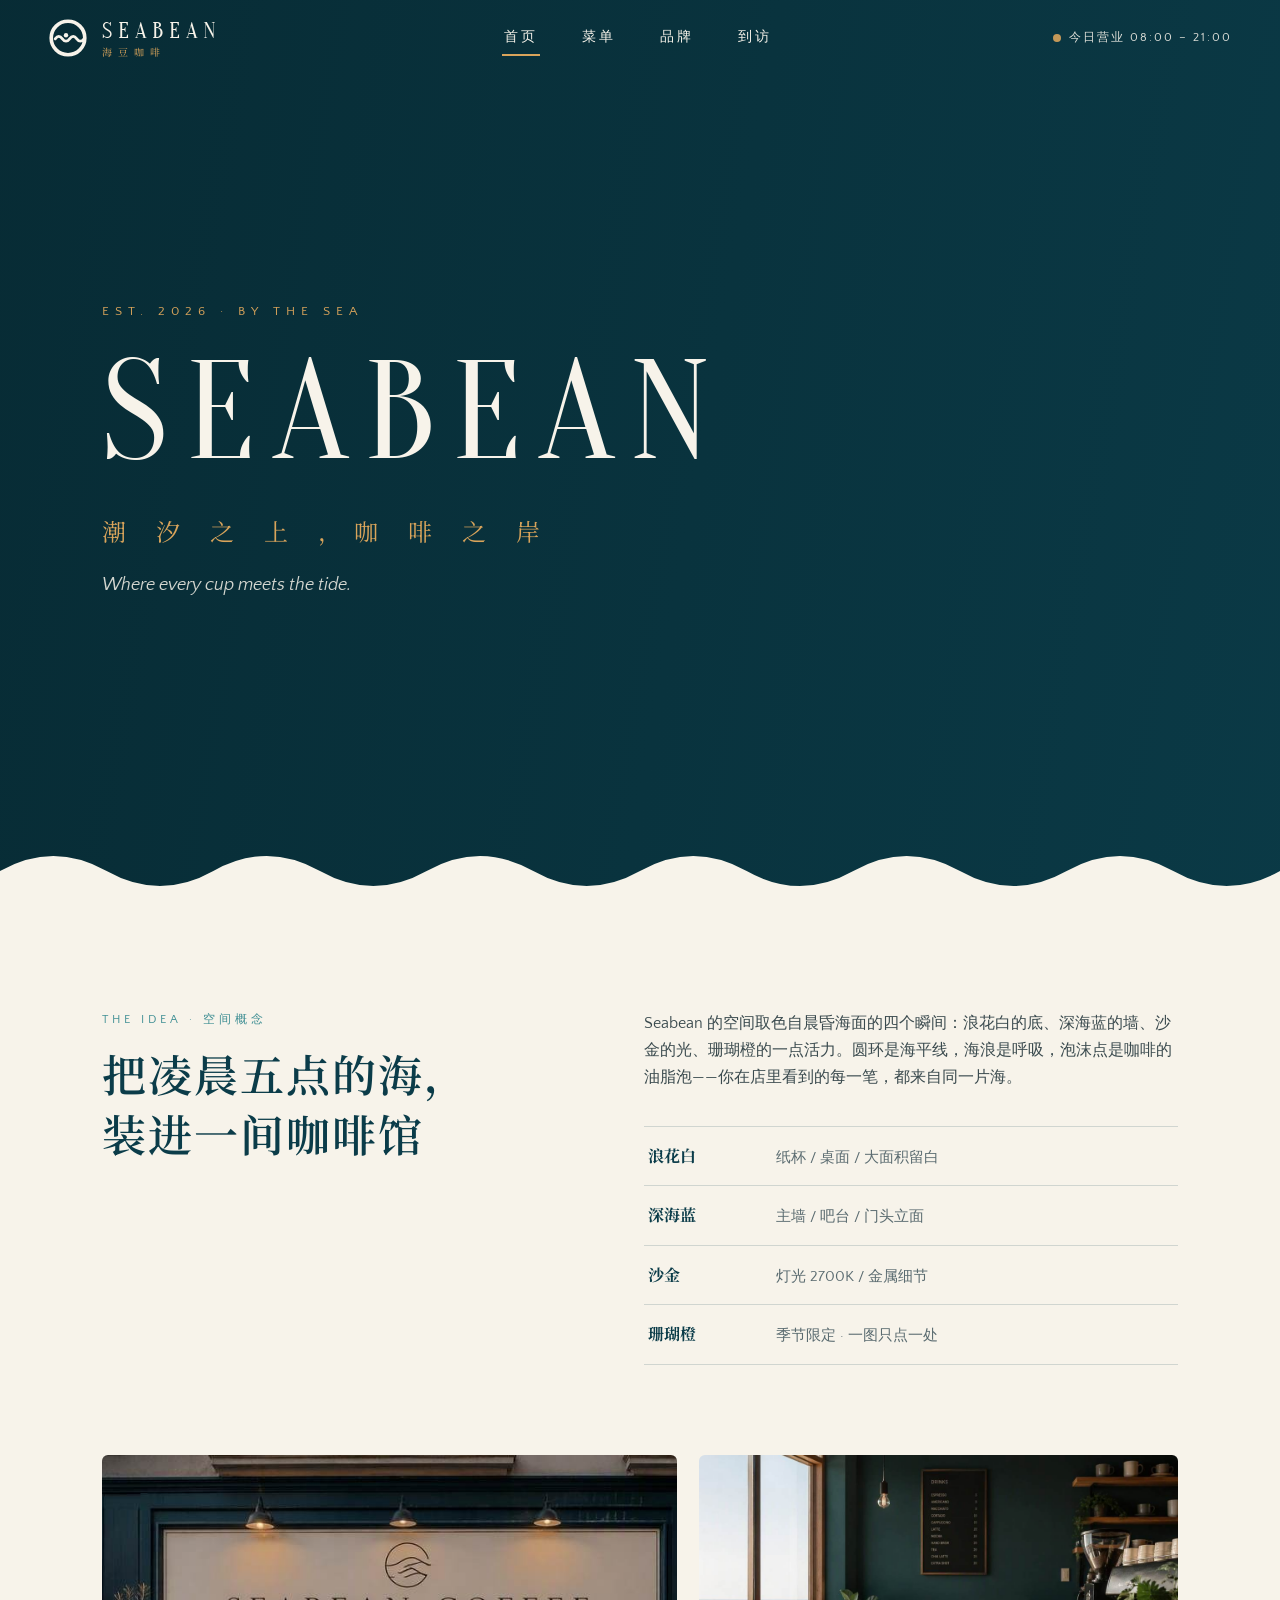
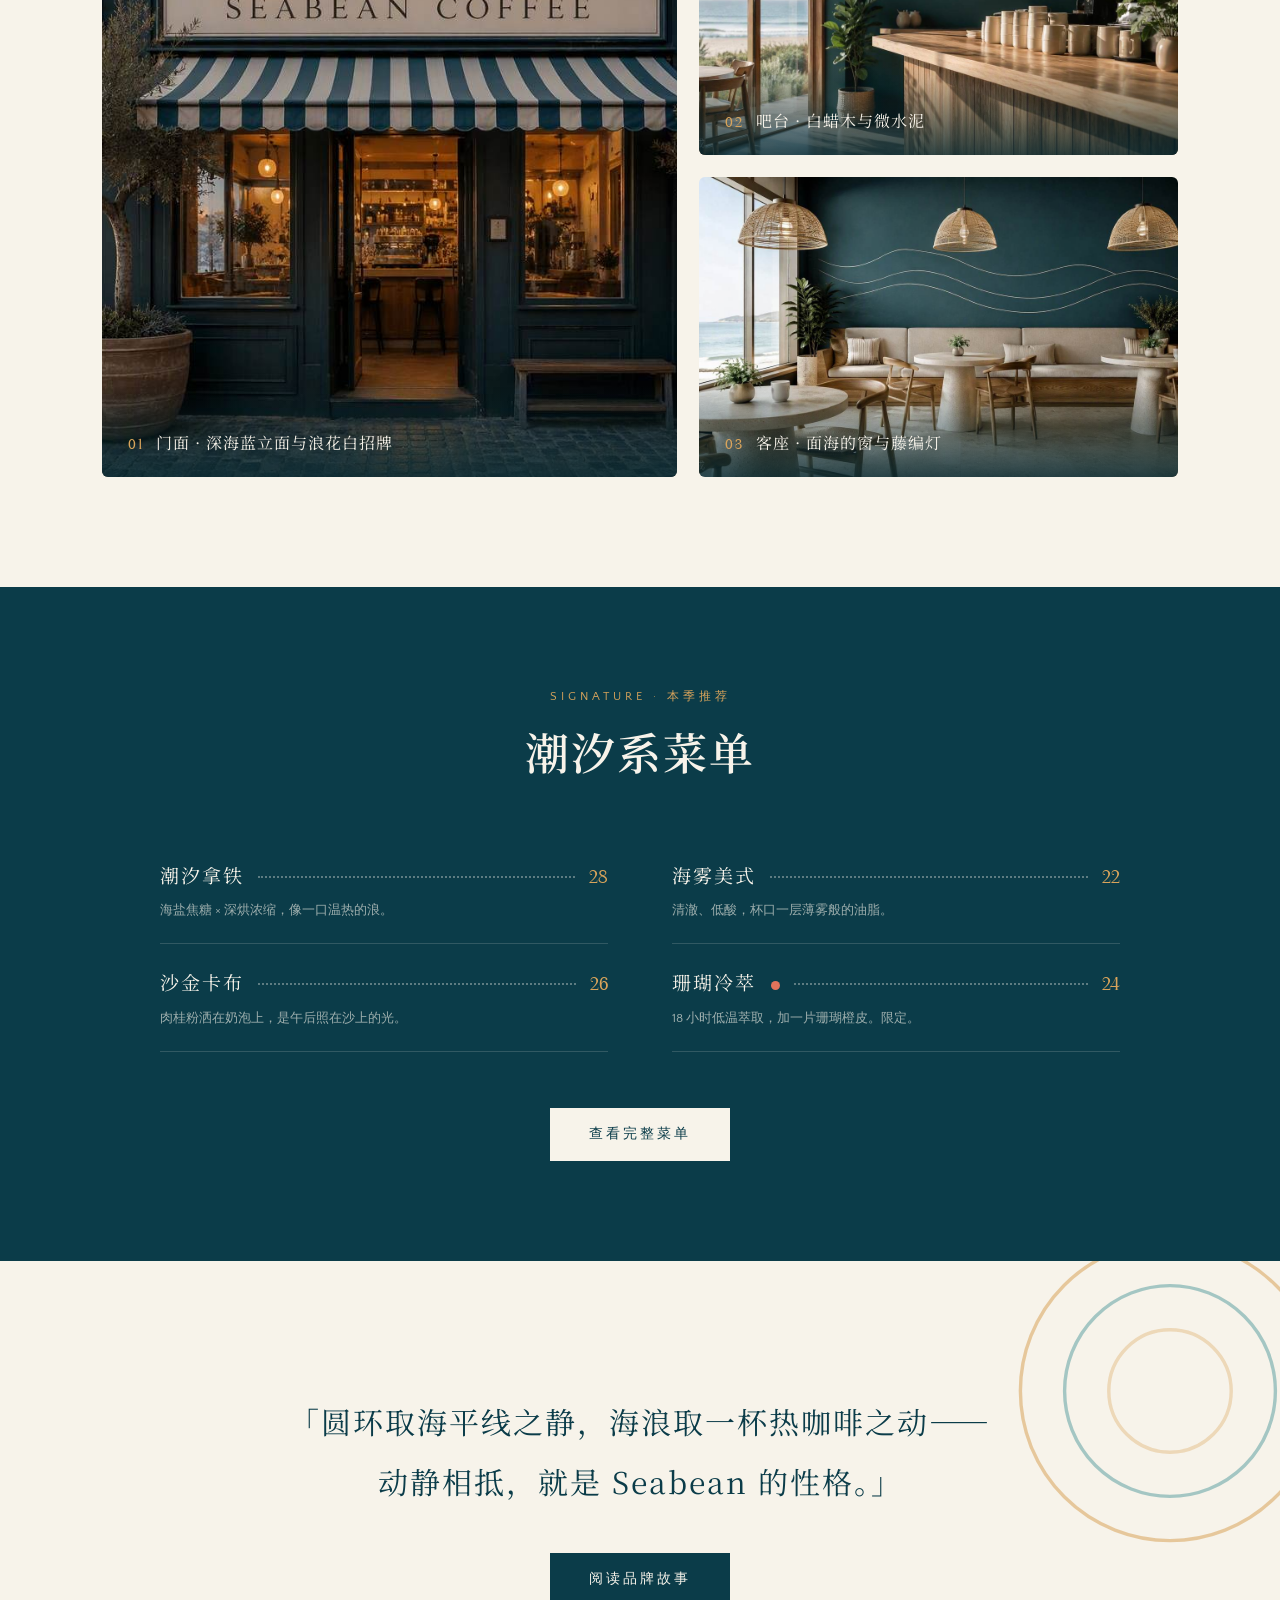
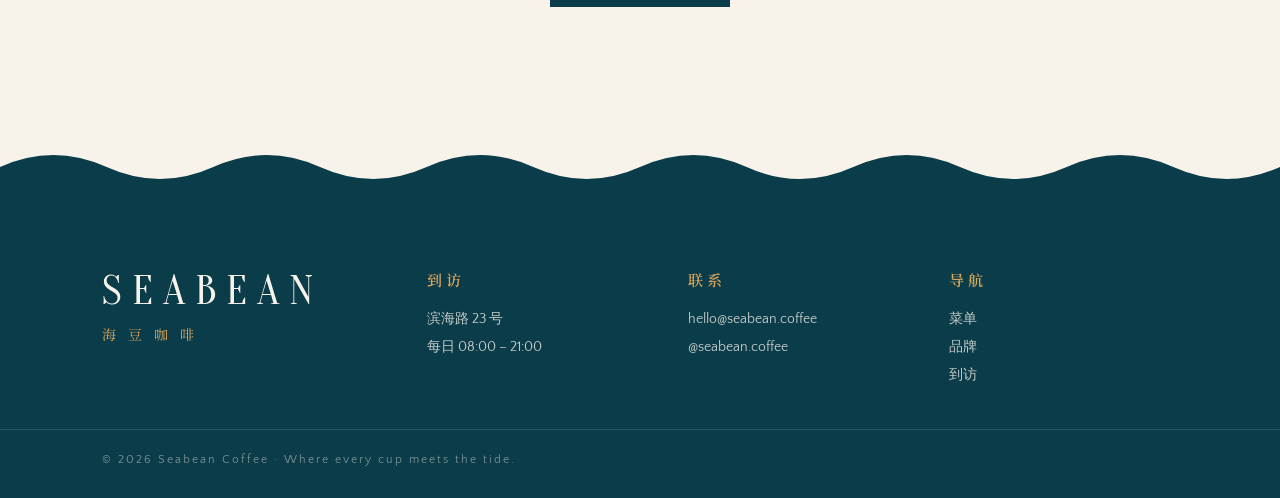
<file: index.html>
<!DOCTYPE html>
<html lang="zh-CN">
<head>
<meta charset="UTF-8">
<meta name="viewport" content="width=device-width, initial-scale=1.0">
<title>SEABEAN 海豆咖啡 — 潮汐之上，咖啡之岸</title>
<meta name="description" content="Seabean Coffee 海豆咖啡：一间以海为灵感的精品咖啡馆。Where every cup meets the tide.">
<link rel="preconnect" href="https://fonts.googleapis.com">
<link rel="preconnect" href="https://fonts.gstatic.com" crossorigin>
<link href="https://fonts.googleapis.com/css2?family=Oranienbaum&family=Quattrocento+Sans:ital,wght@0,400;0,700;1,400&family=Noto+Serif+SC:wght@400;600;700&display=swap" rel="stylesheet">
<link rel="stylesheet" href="assets/style.css">
<link rel="stylesheet" href="assets/img-hero.css">
<link rel="stylesheet" href="assets/img-exterior.css">
<link rel="stylesheet" href="assets/img-interior.css">
<link rel="stylesheet" href="assets/img-seating.css">
</head>
<body>

<!-- ======================= HEADER ======================= -->
<header class="site-header" id="siteHeader">
  <a class="brand" href="index.html" aria-label="Seabean 首页">
    <svg class="brand-mark" viewBox="0 0 100 100" aria-hidden="true">
      <circle cx="50" cy="50" r="42" fill="none" stroke="currentColor" stroke-width="9"/>
      <path d="M18 52 Q27 40 36 52 T54 52 T72 52 T90 52" fill="none" stroke="currentColor" stroke-width="7" stroke-linecap="round"/>
      <circle cx="45" cy="43" r="5.5" fill="currentColor"/>
    </svg>
    <span class="brand-word">SEABEAN<small>海豆咖啡</small></span>
  </a>
  <nav class="site-nav" aria-label="主导航">
    <a href="index.html" class="active">首页</a>
    <a href="menu.html">菜单</a>
    <a href="about.html">品牌</a>
    <a href="visit.html">到访</a>
  </nav>
  <div class="header-hours"><span class="dot-live"></span>今日营业 08:00 – 21:00</div>
</header>

<!-- ======================= HERO ======================= -->
<section class="hero">
  <div class="hero-bg"></div>
  <div class="hero-shade"></div>
  <div class="hero-inner">
    <p class="hero-kicker">EST. 2026 · BY THE SEA</p>
    <h1 class="hero-title">SEABEAN</h1>
    <p class="hero-cn">潮 汐 之 上 ，咖 啡 之 岸</p>
    <p class="hero-tag"><em>Where every cup meets the tide.</em></p>
  </div>
  <svg class="hero-wave" viewBox="0 0 1440 90" preserveAspectRatio="none" aria-hidden="true">
    <path d="M0 60 Q60 30 120 60 T240 60 T360 60 T480 60 T600 60 T720 60 T840 60 T960 60 T1080 60 T1200 60 T1320 60 T1440 60 L1440 90 L0 90 Z" fill="var(--foam)"/>
  </svg>
  <span class="bubble b1"></span><span class="bubble b2"></span><span class="bubble b3"></span><span class="bubble b4"></span>
</section>

<!-- ======================= 日轮概念 ======================= -->
<section class="concept">
  <div class="concept-left">
    <p class="sec-label">THE IDEA · 空间概念</p>
    <h2 class="sec-title">把凌晨五点的海，<br>装进一间咖啡馆</h2>
  </div>
  <div class="concept-right">
    <p>Seabean 的空间取色自晨昏海面的四个瞬间：浪花白的底、深海蓝的墙、沙金的光、珊瑚橙的一点活力。圆环是海平线，海浪是呼吸，泡沫点是咖啡的油脂泡——你在店里看到的每一笔，都来自同一片海。</p>
    <ul class="concept-list">
      <li><strong>浪花白</strong><span>纸杯 / 桌面 / 大面积留白</span></li>
      <li><strong>深海蓝</strong><span>主墙 / 吧台 / 门头立面</span></li>
      <li><strong>沙金</strong><span>灯光 2700K / 金属细节</span></li>
      <li><strong>珊瑚橙</strong><span>季节限定 · 一图只点一处</span></li>
    </ul>
  </div>
</section>

<!-- ======================= 空间影像 ======================= -->
<section class="spaces">
  <a class="space-card tall reveal" href="visit.html">
    <div class="ph img-shop-exterior" role="img" aria-label="Seabean 门店外立面"></div>
    <div class="space-cap"><span>01</span>门面 · 深海蓝立面与浪花白招牌</div>
  </a>
  <a class="space-card reveal" href="visit.html" style="transition-delay:.08s">
    <div class="ph img-shop-interior" role="img" aria-label="Seabean 吧台"></div>
    <div class="space-cap"><span>02</span>吧台 · 白蜡木与微水泥</div>
  </a>
  <a class="space-card reveal" href="visit.html" style="transition-delay:.16s">
    <div class="ph img-shop-seating" role="img" aria-label="Seabean 客座区"></div>
    <div class="space-cap"><span>03</span>客座 · 面海的窗与藤编灯</div>
  </a>
</section>

<!-- ======================= 推荐菜单 ======================= -->
<section class="feature-menu">
  <div class="fm-head">
    <p class="sec-label on-dark">SIGNATURE · 本季推荐</p>
    <h2 class="sec-title on-dark">潮汐系菜单</h2>
  </div>
  <div class="fm-grid">
    <div class="fm-item">
      <div class="fm-row"><span class="fm-name">潮汐拿铁</span><span class="fm-dots"></span><span class="fm-price">28</span></div>
      <p class="fm-desc">海盐焦糖 × 深烘浓缩，像一口温热的浪。</p>
    </div>
    <div class="fm-item">
      <div class="fm-row"><span class="fm-name">海雾美式</span><span class="fm-dots"></span><span class="fm-price">22</span></div>
      <p class="fm-desc">清澈、低酸，杯口一层薄雾般的油脂。</p>
    </div>
    <div class="fm-item">
      <div class="fm-row"><span class="fm-name">沙金卡布</span><span class="fm-dots"></span><span class="fm-price">26</span></div>
      <p class="fm-desc">肉桂粉洒在奶泡上，是午后照在沙上的光。</p>
    </div>
    <div class="fm-item">
      <div class="fm-row"><span class="fm-name">珊瑚冷萃 <i class="foam-dot"></i></span><span class="fm-dots"></span><span class="fm-price">24</span></div>
      <p class="fm-desc">18 小时低温萃取，加一片珊瑚橙皮。限定。</p>
    </div>
  </div>
  <a class="btn-foam" href="menu.html">查看完整菜单</a>
</section>

<!-- ======================= 品牌语句 ======================= -->
<section class="brand-line">
  <svg class="bl-ring" viewBox="0 0 200 200" aria-hidden="true">
    <circle cx="100" cy="100" r="88" fill="none" stroke="var(--sand)" stroke-width="2" opacity=".55"/>
    <circle cx="100" cy="100" r="62" fill="none" stroke="var(--aqua)" stroke-width="2" opacity=".45"/>
    <circle cx="100" cy="100" r="36" fill="none" stroke="var(--sand)" stroke-width="2" opacity=".35"/>
  </svg>
  <blockquote>「圆环取海平线之静，海浪取一杯热咖啡之动——<br class="br-wide">动静相抵，就是 Seabean 的性格。」</blockquote>
  <a class="btn-deep" href="about.html">阅读品牌故事</a>
</section>

<!-- ======================= FOOTER ======================= -->
<footer class="site-footer">
  <svg class="foot-wave" viewBox="0 0 1440 60" preserveAspectRatio="none" aria-hidden="true">
    <path d="M0 30 Q60 6 120 30 T240 30 T360 30 T480 30 T600 30 T720 30 T840 30 T960 30 T1080 30 T1200 30 T1320 30 T1440 30 L1440 60 L0 60 Z" fill="var(--foam)"/>
  </svg>
  <div class="foot-inner">
    <div class="foot-brand">SEABEAN<small>海豆咖啡</small></div>
    <div class="foot-cols">
      <div><h4>到访</h4><p>滨海路 23 号<br>每日 08:00 – 21:00</p></div>
      <div><h4>联系</h4><p>hello@seabean.coffee<br>@seabean.coffee</p></div>
      <div><h4>导航</h4><p><a href="menu.html">菜单</a><br><a href="about.html">品牌</a><br><a href="visit.html">到访</a></p></div>
    </div>
  </div>
  <p class="foot-legal">© 2026 Seabean Coffee · Where every cup meets the tide.</p>
</footer>

<script src="assets/main.js"></script>
</body>
</html>
</file>
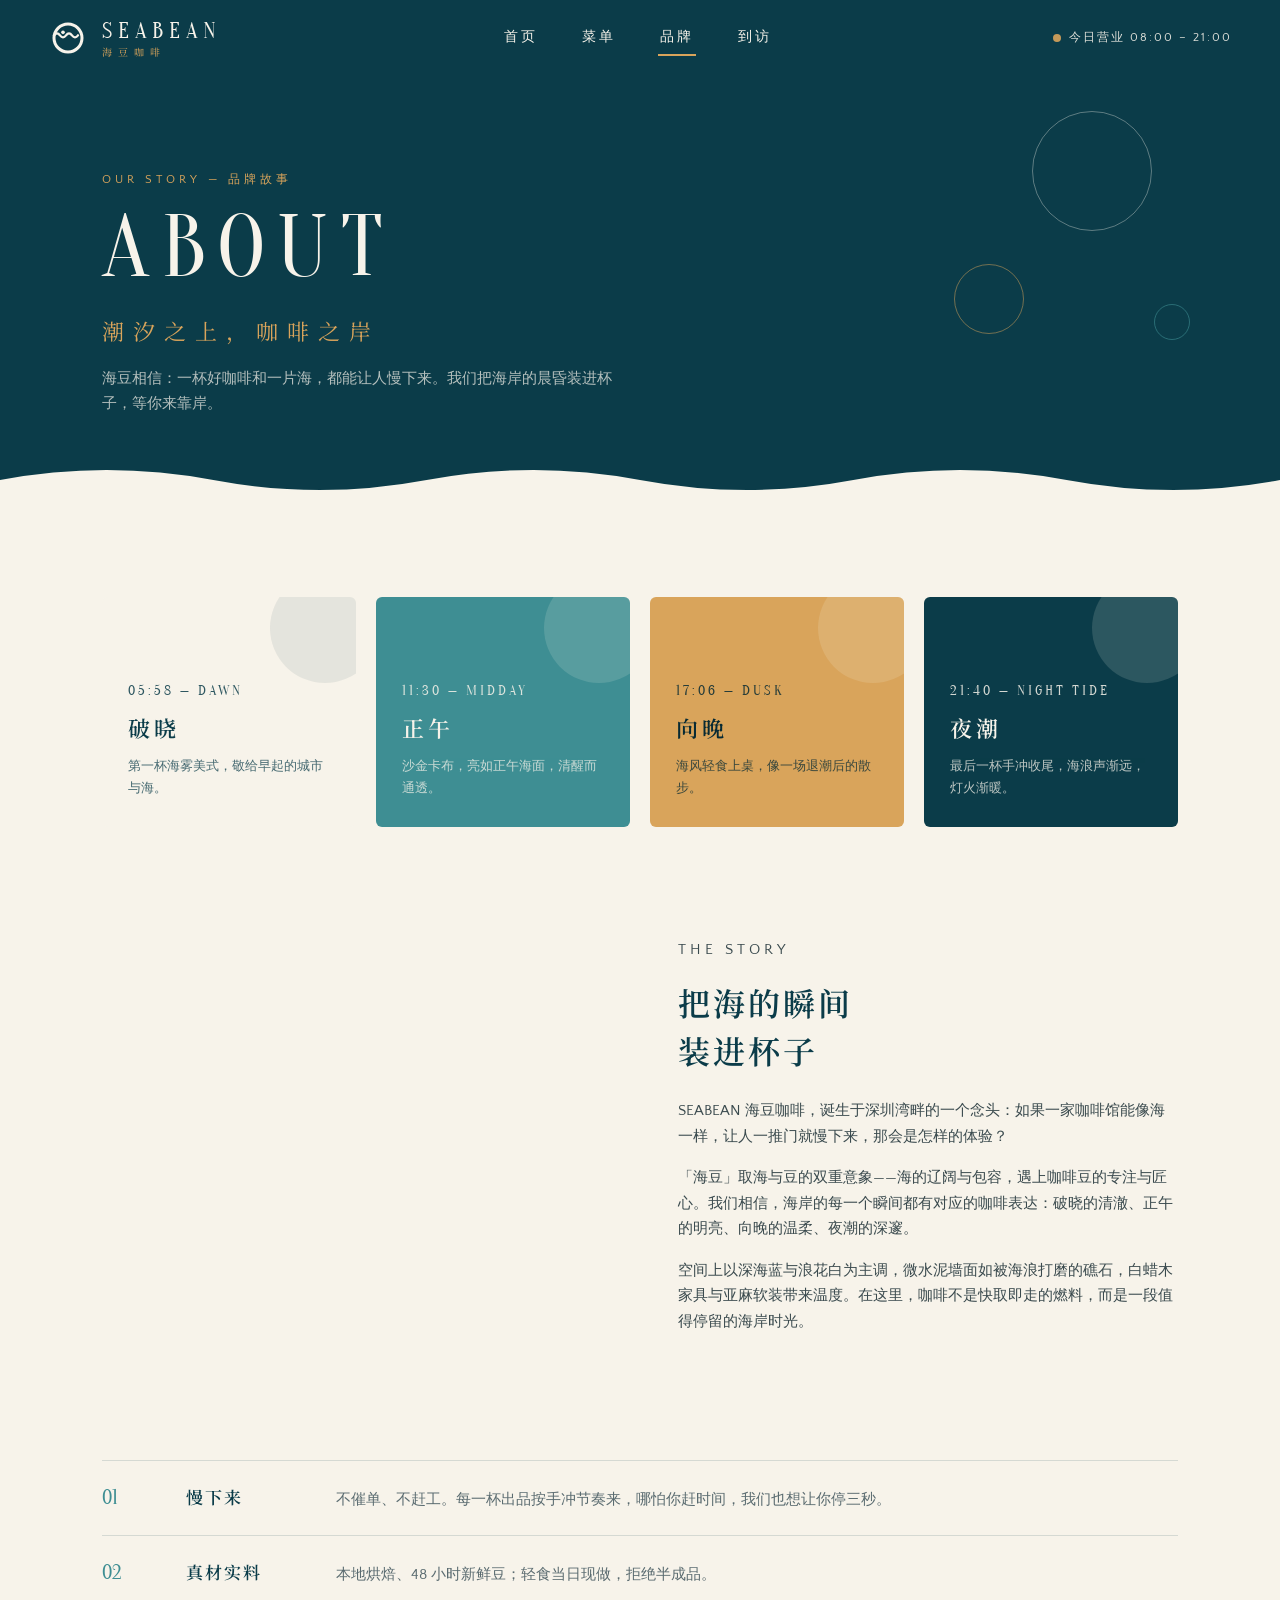
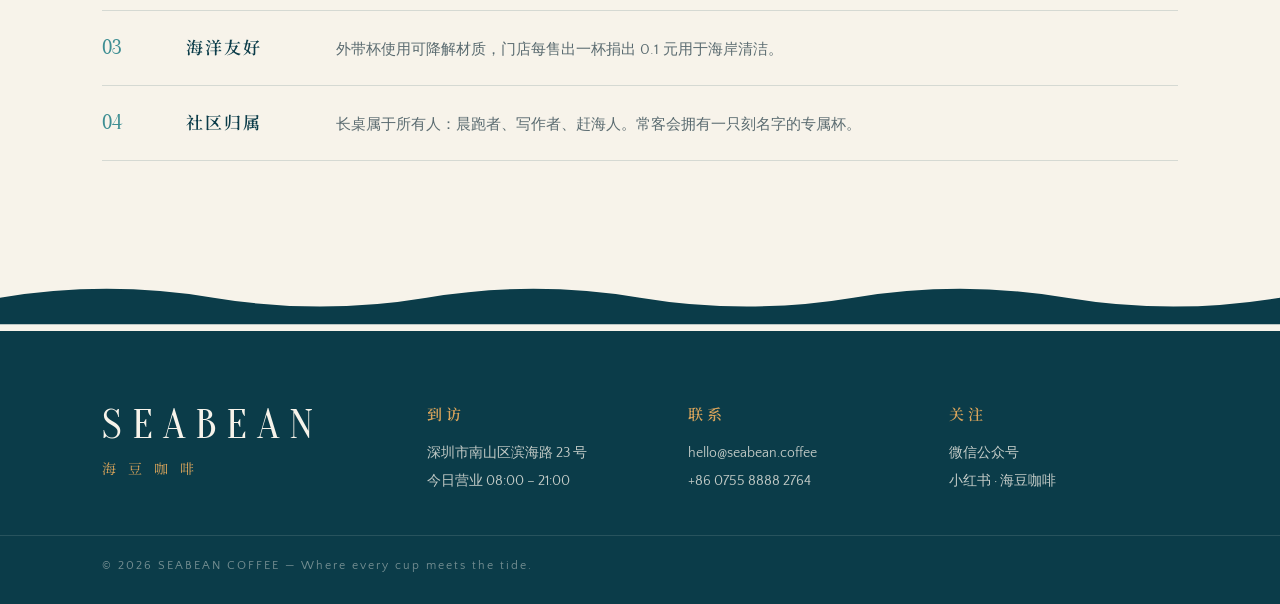
<file: about.html>
<!DOCTYPE html>
<html lang="zh-CN">
<head>
<meta charset="UTF-8">
<meta name="viewport" content="width=device-width, initial-scale=1.0">
<title>品牌故事 · SEABEAN 海豆咖啡</title>
<meta name="description" content="海豆咖啡的品牌故事：把海的瞬间装进杯子。晨昏之间，潮汐之上，咖啡之岸。">
<link rel="preconnect" href="https://fonts.googleapis.com">
<link href="https://fonts.googleapis.com/css2?family=Oranienbaum&family=Quattrocento+Sans:wght@400;700&family=Noto+Serif+SC:wght@400;600&display=swap" rel="stylesheet">
<link rel="stylesheet" href="assets/style.css">
<link rel="stylesheet" href="assets/img-interior.css">
</head>
<body>

<header class="site-header">
  <a class="brand" href="index.html">
    <svg class="brand-mark" viewBox="0 0 120 120" aria-hidden="true">
      <circle cx="60" cy="60" r="42" fill="none" stroke="currentColor" stroke-width="9"/>
      <path d="M18 52 Q27 40 36 52 T54 52 T72 52 T90 52" fill="none" stroke="currentColor" stroke-width="7" stroke-linecap="round"/>
      <circle cx="45" cy="43" r="5.5" fill="currentColor"/>
    </svg>
    <span class="brand-word">SEABEAN<small>海豆咖啡</small></span>
  </a>
  <nav class="site-nav">
    <a href="index.html">首页</a>
    <a href="menu.html">菜单</a>
    <a href="about.html">品牌</a>
    <a href="visit.html">到访</a>
  </nav>
  <div class="header-hours"><span class="dot-live"></span>今日营业 08:00 – 21:00</div>
</header>

<section class="page-hero">
  <p class="sec-label on-dark">OUR STORY — 品牌故事</p>
  <h1>ABOUT</h1>
  <p class="ph-cn">潮汐之上，咖啡之岸</p>
  <p class="ph-sub">海豆相信：一杯好咖啡和一片海，都能让人慢下来。我们把海岸的晨昏装进杯子，等你来靠岸。</p>
  <div class="ph-bubbles">
    <span class="p1"></span><span class="p2"></span><span class="p3"></span>
  </div>
  <svg class="ph-wave" viewBox="0 0 1440 70" preserveAspectRatio="none" aria-hidden="true">
    <path d="M0 70 L0 42 Q120 22 240 42 Q360 62 480 42 Q600 22 720 42 Q840 62 960 42 Q1080 22 1200 42 Q1320 62 1440 42 L1440 70 Z" fill="#F7F3EA"/>
  </svg>
</section>

<!-- 晨昏四瞬间 -->
<section class="moments">
  <div class="moment m1 reveal">
    <span class="m-en">05:58 — DAWN</span>
    <div class="m-cn">破晓</div>
    <p class="m-desc">第一杯海雾美式，敬给早起的城市与海。</p>
  </div>
  <div class="moment m2 reveal" style="transition-delay:.08s">
    <span class="m-en">11:30 — MIDDAY</span>
    <div class="m-cn">正午</div>
    <p class="m-desc">沙金卡布，亮如正午海面，清醒而通透。</p>
  </div>
  <div class="moment m3 reveal" style="transition-delay:.16s">
    <span class="m-en">17:06 — DUSK</span>
    <div class="m-cn">向晚</div>
    <p class="m-desc">海风轻食上桌，像一场退潮后的散步。</p>
  </div>
  <div class="moment m4 reveal" style="transition-delay:.24s">
    <span class="m-en">21:40 — NIGHT TIDE</span>
    <div class="m-cn">夜潮</div>
    <p class="m-desc">最后一杯手冲收尾，海浪声渐远，灯火渐暖。</p>
  </div>
</section>

<!-- 品牌故事 -->
<section class="story">
  <div class="story-img reveal">
    <div class="ph img-shop-interior" role="img" aria-label="海豆咖啡店内空间"></div>
  </div>
  <div class="story-text reveal">
    <p class="sec-label">THE STORY</p>
    <h2>把海的瞬间<br>装进杯子</h2>
    <p>SEABEAN 海豆咖啡，诞生于深圳湾畔的一个念头：如果一家咖啡馆能像海一样，让人一推门就慢下来，那会是怎样的体验？</p>
    <p>「海豆」取海与豆的双重意象——海的辽阔与包容，遇上咖啡豆的专注与匠心。我们相信，海岸的每一个瞬间都有对应的咖啡表达：破晓的清澈、正午的明亮、向晚的温柔、夜潮的深邃。</p>
    <p>空间上以深海蓝与浪花白为主调，微水泥墙面如被海浪打磨的礁石，白蜡木家具与亚麻软装带来温度。在这里，咖啡不是快取即走的燃料，而是一段值得停留的海岸时光。</p>
  </div>
</section>

<!-- 品牌准则 -->
<section style="padding:0 8vw 110px">
  <ul class="values reveal">
    <li><span class="v-num">01</span><span class="v-name">慢下来</span><span class="v-desc">不催单、不赶工。每一杯出品按手冲节奏来，哪怕你赶时间，我们也想让你停三秒。</span></li>
    <li><span class="v-num">02</span><span class="v-name">真材实料</span><span class="v-desc">本地烘焙、48 小时新鲜豆；轻食当日现做，拒绝半成品。</span></li>
    <li><span class="v-num">03</span><span class="v-name">海洋友好</span><span class="v-desc">外带杯使用可降解材质，门店每售出一杯捐出 0.1 元用于海岸清洁。</span></li>
    <li><span class="v-num">04</span><span class="v-name">社区归属</span><span class="v-desc">长桌属于所有人：晨跑者、写作者、赶海人。常客会拥有一只刻名字的专属杯。</span></li>
  </ul>
</section>

<footer class="site-footer">
  <div class="foot-wave"><svg viewBox="0 0 1440 60" preserveAspectRatio="none" aria-hidden="true"><path d="M0 60 L0 30 Q120 10 240 30 Q360 50 480 30 Q600 10 720 30 Q840 50 960 30 Q1080 10 1200 30 Q1320 50 1440 30 L1440 60 Z"/></svg></div>
  <div class="foot-inner">
    <div class="foot-brand">SEABEAN<small>海豆咖啡</small></div>
    <div class="foot-cols">
      <div><h4>到访</h4><p>深圳市南山区滨海路 23 号<br>今日营业 08:00 – 21:00</p></div>
      <div><h4>联系</h4><p><a href="mailto:hello@seabean.coffee">hello@seabean.coffee</a><br>+86 0755 8888 2764</p></div>
      <div><h4>关注</h4><p><a href="#">微信公众号</a><br><a href="#">小红书 · 海豆咖啡</a></p></div>
    </div>
  </div>
  <div class="foot-legal">© 2026 SEABEAN COFFEE — Where every cup meets the tide.</div>
</footer>

<script src="assets/main.js"></script>
</body>
</html>
</file>
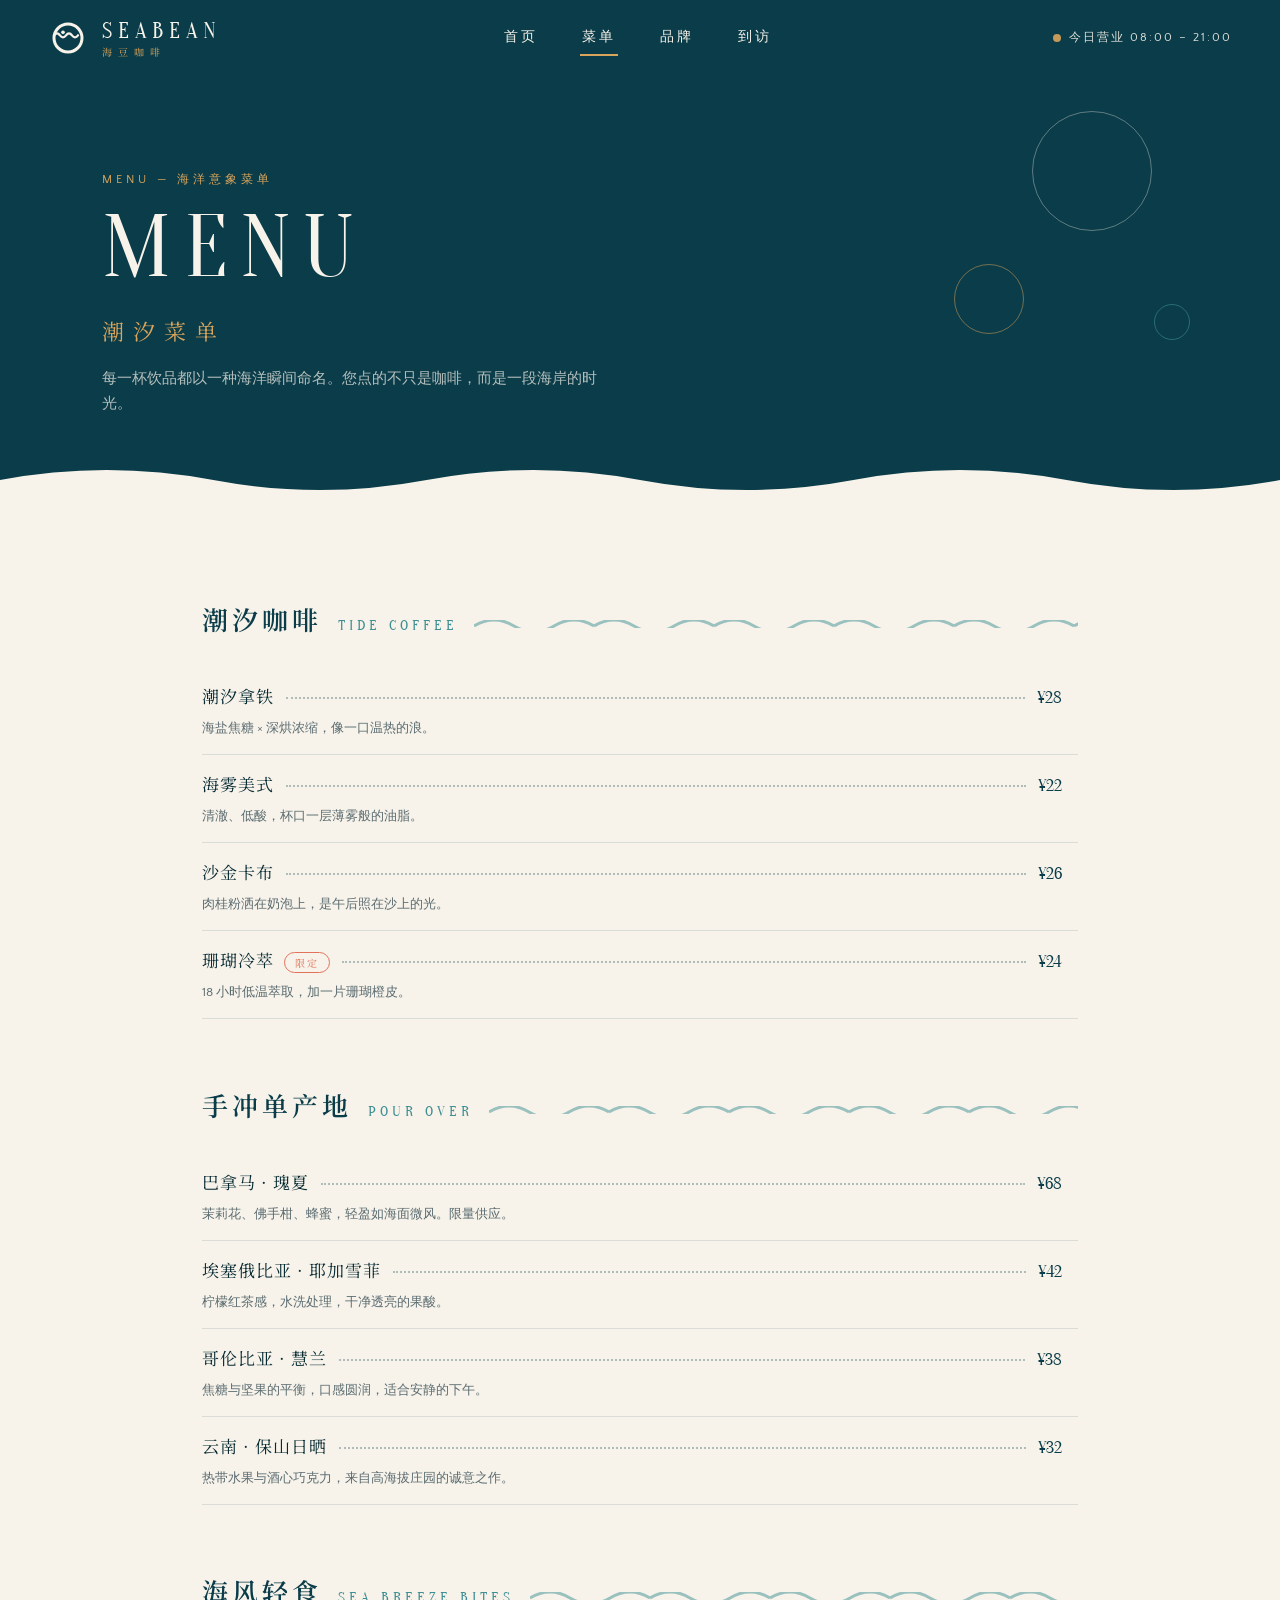
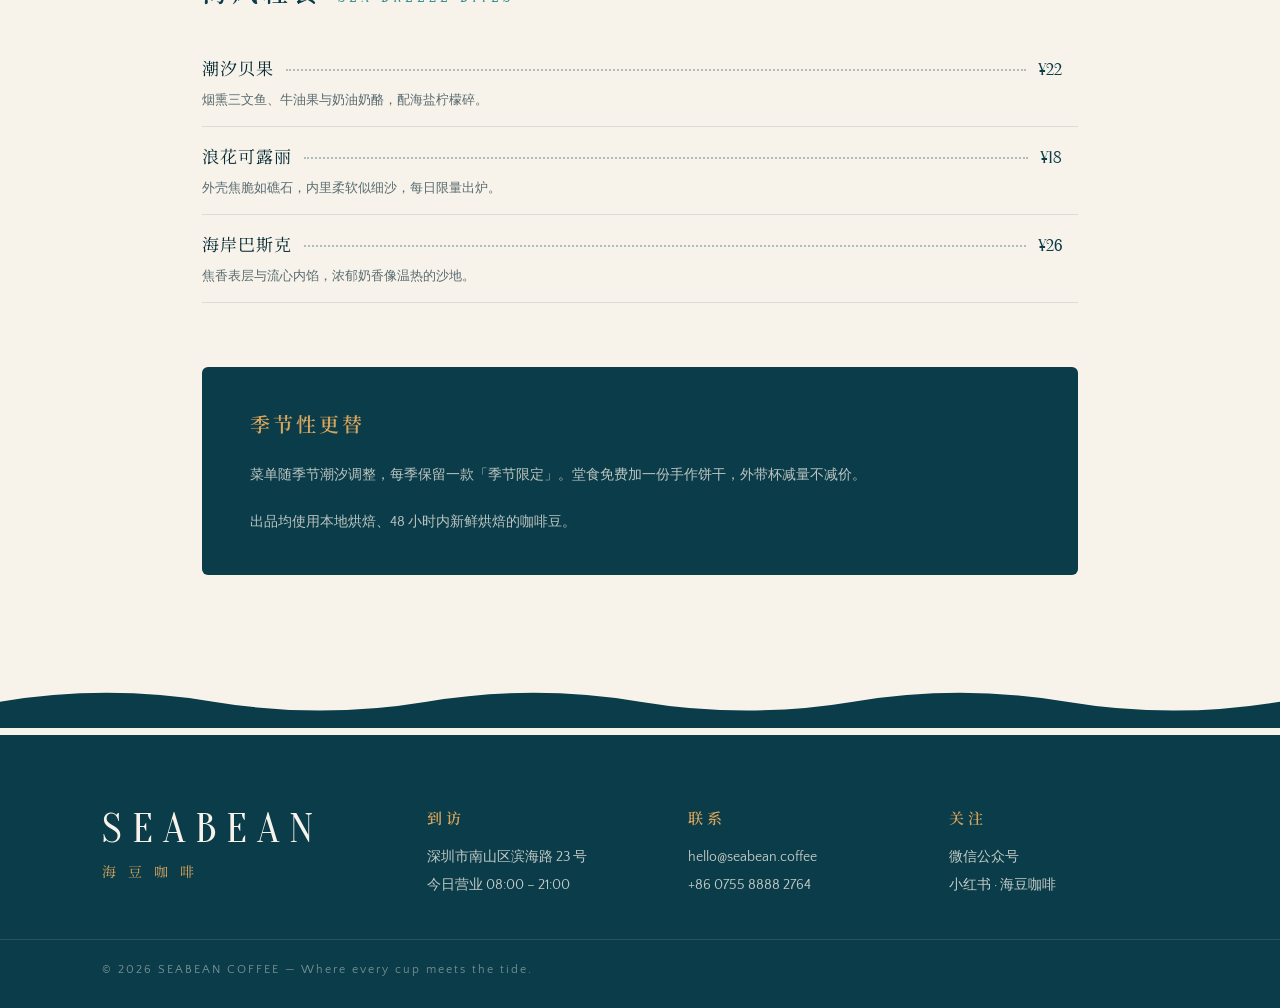
<file: menu.html>
<!DOCTYPE html>
<html lang="zh-CN">
<head>
<meta charset="UTF-8">
<meta name="viewport" content="width=device-width, initial-scale=1.0">
<title>菜单 · SEABEAN 海豆咖啡</title>
<meta name="description" content="海豆咖啡菜单：潮汐咖啡系列、海风轻食、手冲单产地、潮汐小点。Where every cup meets the tide.">
<link rel="preconnect" href="https://fonts.googleapis.com">
<link href="https://fonts.googleapis.com/css2?family=Oranienbaum&family=Quattrocento+Sans:wght@400;700&family=Noto+Serif+SC:wght@400;600&display=swap" rel="stylesheet">
<link rel="stylesheet" href="assets/style.css">
</head>
<body>

<header class="site-header">
  <a class="brand" href="index.html">
    <svg class="brand-mark" viewBox="0 0 120 120" aria-hidden="true">
      <circle cx="60" cy="60" r="42" fill="none" stroke="currentColor" stroke-width="9"/>
      <path d="M18 52 Q27 40 36 52 T54 52 T72 52 T90 52" fill="none" stroke="currentColor" stroke-width="7" stroke-linecap="round"/>
      <circle cx="45" cy="43" r="5.5" fill="currentColor"/>
    </svg>
    <span class="brand-word">SEABEAN<small>海豆咖啡</small></span>
  </a>
  <nav class="site-nav">
    <a href="index.html">首页</a>
    <a href="menu.html">菜单</a>
    <a href="about.html">品牌</a>
    <a href="visit.html">到访</a>
  </nav>
  <div class="header-hours"><span class="dot-live"></span>今日营业 08:00 – 21:00</div>
</header>

<section class="page-hero">
  <p class="sec-label on-dark">MENU — 海洋意象菜单</p>
  <h1>MENU</h1>
  <p class="ph-cn">潮汐菜单</p>
  <p class="ph-sub">每一杯饮品都以一种海洋瞬间命名。您点的不只是咖啡，而是一段海岸的时光。</p>
  <div class="ph-bubbles">
    <span class="p1"></span><span class="p2"></span><span class="p3"></span>
  </div>
  <svg class="ph-wave" viewBox="0 0 1440 70" preserveAspectRatio="none" aria-hidden="true">
    <path d="M0 70 L0 42 Q120 22 240 42 Q360 62 480 42 Q600 22 720 42 Q840 62 960 42 Q1080 22 1200 42 Q1320 62 1440 42 L1440 70 Z" fill="#F7F3EA"/>
  </svg>
</section>

<main class="menu-section">

  <div class="menu-cat reveal">
    <div class="menu-cat-head"><h2>潮汐咖啡</h2><span class="en">TIDE COFFEE</span></div>
    <div class="mi"><div class="mi-top"><span class="mi-name">潮汐拿铁</span><span class="mi-dots"></span><span class="mi-price">¥28</span></div><p class="mi-desc">海盐焦糖 × 深烘浓缩，像一口温热的浪。</p></div>
    <div class="mi"><div class="mi-top"><span class="mi-name">海雾美式</span><span class="mi-dots"></span><span class="mi-price">¥22</span></div><p class="mi-desc">清澈、低酸，杯口一层薄雾般的油脂。</p></div>
    <div class="mi"><div class="mi-top"><span class="mi-name">沙金卡布</span><span class="mi-dots"></span><span class="mi-price">¥26</span></div><p class="mi-desc">肉桂粉洒在奶泡上，是午后照在沙上的光。</p></div>
    <div class="mi"><div class="mi-top"><span class="mi-name">珊瑚冷萃<span class="badge">限定</span></span><span class="mi-dots"></span><span class="mi-price">¥24</span></div><p class="mi-desc">18 小时低温萃取，加一片珊瑚橙皮。</p></div>
  </div>

  <div class="menu-cat reveal">
    <div class="menu-cat-head"><h2>手冲单产地</h2><span class="en">POUR OVER</span></div>
    <div class="mi"><div class="mi-top"><span class="mi-name">巴拿马 · 瑰夏</span><span class="mi-dots"></span><span class="mi-price">¥68</span></div><p class="mi-desc">茉莉花、佛手柑、蜂蜜，轻盈如海面微风。限量供应。</p></div>
    <div class="mi"><div class="mi-top"><span class="mi-name">埃塞俄比亚 · 耶加雪菲</span><span class="mi-dots"></span><span class="mi-price">¥42</span></div><p class="mi-desc">柠檬红茶感，水洗处理，干净透亮的果酸。</p></div>
    <div class="mi"><div class="mi-top"><span class="mi-name">哥伦比亚 · 慧兰</span><span class="mi-dots"></span><span class="mi-price">¥38</span></div><p class="mi-desc">焦糖与坚果的平衡，口感圆润，适合安静的下午。</p></div>
    <div class="mi"><div class="mi-top"><span class="mi-name">云南 · 保山日晒</span><span class="mi-dots"></span><span class="mi-price">¥32</span></div><p class="mi-desc">热带水果与酒心巧克力，来自高海拔庄园的诚意之作。</p></div>
  </div>

  <div class="menu-cat reveal">
    <div class="menu-cat-head"><h2>海风轻食</h2><span class="en">SEA BREEZE BITES</span></div>
    <div class="mi"><div class="mi-top"><span class="mi-name">潮汐贝果</span><span class="mi-dots"></span><span class="mi-price">¥22</span></div><p class="mi-desc">烟熏三文鱼、牛油果与奶油奶酪，配海盐柠檬碎。</p></div>
    <div class="mi"><div class="mi-top"><span class="mi-name">浪花可露丽</span><span class="mi-dots"></span><span class="mi-price">¥18</span></div><p class="mi-desc">外壳焦脆如礁石，内里柔软似细沙，每日限量出炉。</p></div>
    <div class="mi"><div class="mi-top"><span class="mi-name">海岸巴斯克</span><span class="mi-dots"></span><span class="mi-price">¥26</span></div><p class="mi-desc">焦香表层与流心内馅，浓郁奶香像温热的沙地。</p></div>
  </div>

  <div class="menu-note reveal">
    <h3>季节性更替</h3>
    <p>菜单随季节潮汐调整，每季保留一款「季节限定」。堂食免费加一份手作饼干，外带杯减量不减价。</p>
    <p>出品均使用本地烘焙、48 小时内新鲜烘焙的咖啡豆。</p>
  </div>

</main>

<footer class="site-footer">
  <div class="foot-wave"><svg viewBox="0 0 1440 60" preserveAspectRatio="none" aria-hidden="true"><path d="M0 60 L0 30 Q120 10 240 30 Q360 50 480 30 Q600 10 720 30 Q840 50 960 30 Q1080 10 1200 30 Q1320 50 1440 30 L1440 60 Z"/></svg></div>
  <div class="foot-inner">
    <div class="foot-brand">SEABEAN<small>海豆咖啡</small></div>
    <div class="foot-cols">
      <div><h4>到访</h4><p>深圳市南山区滨海路 23 号<br>今日营业 08:00 – 21:00</p></div>
      <div><h4>联系</h4><p><a href="mailto:hello@seabean.coffee">hello@seabean.coffee</a><br>+86 0755 8888 2764</p></div>
      <div><h4>关注</h4><p><a href="#">微信公众号</a><br><a href="#">小红书 · 海豆咖啡</a></p></div>
    </div>
  </div>
  <div class="foot-legal">© 2026 SEABEAN COFFEE — Where every cup meets the tide.</div>
</footer>

<script src="assets/main.js"></script>
</body>
</html>
</file>
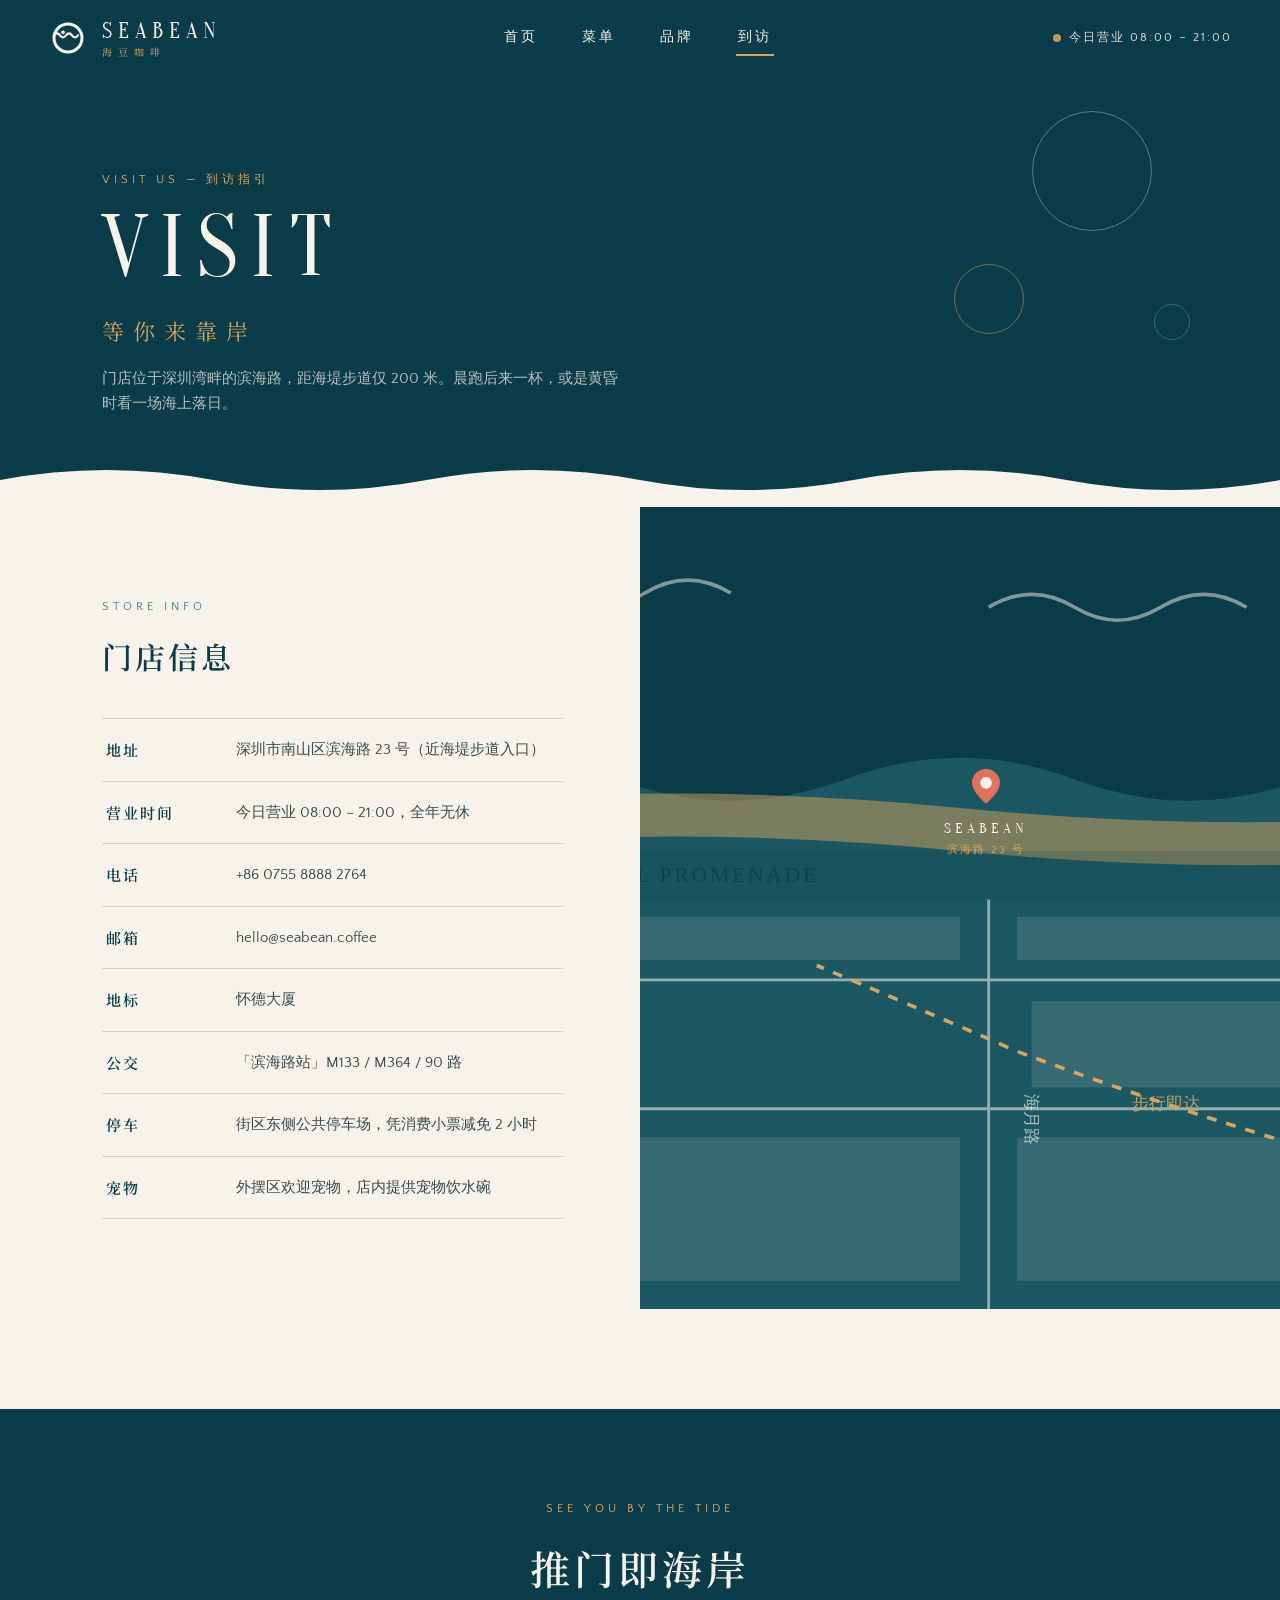
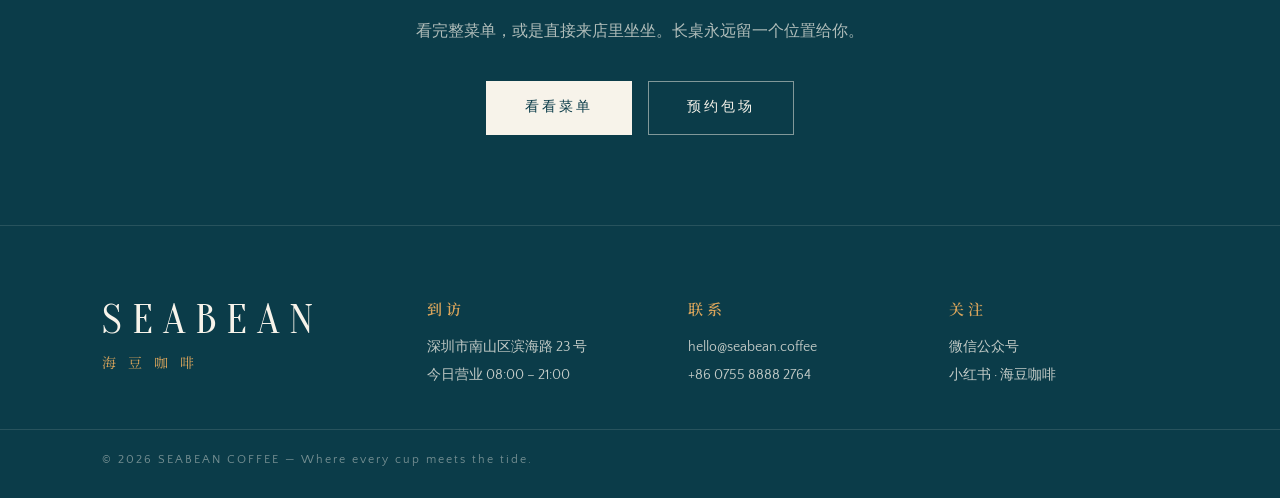
<file: visit.html>
<!DOCTYPE html>
<html lang="zh-CN">
<head>
<meta charset="UTF-8">
<meta name="viewport" content="width=device-width, initial-scale=1.0">
<title>到访 · SEABEAN 海豆咖啡</title>
<meta name="description" content="海豆咖啡门店信息：营业时间、地址、交通指引。深圳湾畔，等你来靠岸。">
<link rel="preconnect" href="https://fonts.googleapis.com">
<link href="https://fonts.googleapis.com/css2?family=Oranienbaum&family=Quattrocento+Sans:wght@400;700&family=Noto+Serif+SC:wght@400;600&display=swap" rel="stylesheet">
<link rel="stylesheet" href="assets/style.css">
</head>
<body>

<header class="site-header">
  <a class="brand" href="index.html">
    <svg class="brand-mark" viewBox="0 0 120 120" aria-hidden="true">
      <circle cx="60" cy="60" r="42" fill="none" stroke="currentColor" stroke-width="9"/>
      <path d="M18 52 Q27 40 36 52 T54 52 T72 52 T90 52" fill="none" stroke="currentColor" stroke-width="7" stroke-linecap="round"/>
      <circle cx="45" cy="43" r="5.5" fill="currentColor"/>
    </svg>
    <span class="brand-word">SEABEAN<small>海豆咖啡</small></span>
  </a>
  <nav class="site-nav">
    <a href="index.html">首页</a>
    <a href="menu.html">菜单</a>
    <a href="about.html">品牌</a>
    <a href="visit.html">到访</a>
  </nav>
  <div class="header-hours"><span class="dot-live"></span>今日营业 08:00 – 21:00</div>
</header>

<section class="page-hero">
  <p class="sec-label on-dark">VISIT US — 到访指引</p>
  <h1>VISIT</h1>
  <p class="ph-cn">等你来靠岸</p>
  <p class="ph-sub">门店位于深圳湾畔的滨海路，距海堤步道仅 200 米。晨跑后来一杯，或是黄昏时看一场海上落日。</p>
  <div class="ph-bubbles">
    <span class="p1"></span><span class="p2"></span><span class="p3"></span>
  </div>
  <svg class="ph-wave" viewBox="0 0 1440 70" preserveAspectRatio="none" aria-hidden="true">
    <path d="M0 70 L0 42 Q120 22 240 42 Q360 62 480 42 Q600 22 720 42 Q840 62 960 42 Q1080 22 1200 42 Q1320 62 1440 42 L1440 70 Z" fill="#F7F3EA"/>
  </svg>
</section>

<!-- 门店信息 + 示意地图 -->
<div class="visit-grid">
  <div class="visit-info reveal">
    <p class="sec-label">STORE INFO</p>
    <h2>门店信息</h2>
    <dl class="info-rows">
      <div><dt>地址</dt><dd>深圳市南山区滨海路 23 号（近海堤步道入口）</dd></div>
      <div><dt>营业时间</dt><dd>今日营业 08:00 – 21:00，全年无休</dd></div>
      <div><dt>电话</dt><dd>+86 0755 8888 2764</dd></div>
      <div><dt>邮箱</dt><dd>hello@seabean.coffee</dd></div>
      <div><dt>地标</dt><dd>怀德大厦</dd></div>
      <div><dt>公交</dt><dd>「滨海路站」M133 / M364 / 90 路</dd></div>
      <div><dt>停车</dt><dd>街区东侧公共停车场，凭消费小票减免 2 小时</dd></div>
      <div><dt>宠物</dt><dd>外摆区欢迎宠物，店内提供宠物饮水碗</dd></div>
    </dl>
  </div>

  <div class="visit-map reveal" aria-label="位置示意地图（示意图）">
    <svg viewBox="0 0 800 560" preserveAspectRatio="xMidYMid slice">
      <!-- 海 -->
      <path d="M0 0 L800 0 L800 190 Q720 160 640 190 Q560 220 480 190 Q400 160 320 190 Q240 220 160 190 Q80 160 0 190 Z" fill="#0B3C49"/>
      <path d="M0 190 Q80 160 160 190 Q240 220 320 190 Q400 160 480 190 Q560 220 640 190 Q720 160 800 190 L800 560 L0 560 Z" fill="#3E8E93" opacity="0.35"/>
      <!-- 沙滩 -->
      <path d="M0 210 Q200 190 400 210 Q600 230 800 210 L800 240 Q600 260 400 240 Q200 220 0 240 Z" fill="#D9A45B" opacity="0.5"/>
      <!-- 海堤步道 -->
      <rect x="0" y="240" width="800" height="34" fill="#0B3C49" opacity="0.18"/>
      <text x="30" y="262" font-size="15" fill="#0B3C49" opacity="0.7" font-family="serif" letter-spacing="2">海堤步道 SEAWALL PROMENADE</text>
      <!-- 街道网格 -->
      <g stroke="#F7F3EA" stroke-width="2" opacity="0.55">
        <line x1="0" y1="330" x2="800" y2="330"/>
        <line x1="0" y1="420" x2="800" y2="420"/>
        <line x1="140" y1="274" x2="140" y2="560"/>
        <line x1="420" y1="274" x2="420" y2="560"/>
        <line x1="650" y1="274" x2="650" y2="560"/>
      </g>
      <text x="30" y="352" font-size="13" fill="#F7F3EA" opacity="0.8">滨海路 BINHAI RD.</text>
      <text x="446" y="410" font-size="12" fill="#F7F3EA" opacity="0.65" transform="rotate(90 446 410)">海月路</text>
      <!-- 街区块 -->
      <g fill="#F7F3EA" opacity="0.12">
        <rect x="160" y="286" width="240" height="30"/>
        <rect x="440" y="286" width="190" height="30"/>
        <rect x="30" y="345" width="90" height="60"/>
        <rect x="450" y="345" width="180" height="60"/>
        <rect x="170" y="440" width="230" height="100"/>
        <rect x="440" y="440" width="190" height="100"/>
      </g>
      <!-- 地标标注 -->
      <rect x="678" y="470" width="44" height="36" rx="4" fill="none" stroke="#D9A45B" stroke-width="2.5"/>
      <line x1="678" y1="482" x2="722" y2="482" stroke="#D9A45B" stroke-width="1.5" opacity="0.7"/>
      <line x1="678" y1="494" x2="722" y2="494" stroke="#D9A45B" stroke-width="1.5" opacity="0.7"/>
      <line x1="694" y1="470" x2="694" y2="506" stroke="#D9A45B" stroke-width="1.5" opacity="0.7"/>
      <text x="700" y="528" font-size="12" fill="#D9A45B" text-anchor="middle" letter-spacing="1">怀德大厦</text>
      <!-- 步行虚线 -->
      <path d="M700 464 Q560 425 440 380 Q360 345 300 320" fill="none" stroke="#D9A45B" stroke-width="2.5" stroke-dasharray="7 7"/>
      <text x="520" y="420" font-size="12" fill="#D9A45B" opacity="0.9">步行即达</text>
      <!-- 海浪装饰 -->
      <g fill="none" stroke="#F7F3EA" stroke-width="2.5" opacity="0.5">
        <path d="M60 60 Q90 42 120 60 T180 60 T240 60"/>
        <path d="M420 70 Q450 52 480 70 T540 70 T600 70"/>
        <path d="M640 100 Q670 82 700 100 T760 100"/>
      </g>
    </svg>

    <div class="map-pin">
      <svg viewBox="0 0 120 120" aria-hidden="true">
        <path d="M60 14 C38 14 22 31 22 52 C22 78 60 108 60 108 C60 108 98 78 98 52 C98 31 82 14 60 14 Z" fill="#E2735B"/>
        <circle cx="60" cy="52" r="16" fill="#F7F3EA"/>
      </svg>
      <div class="mp-name">SEABEAN</div>
      <div class="mp-sub">滨海路 23 号</div>
    </div>
  </div>
</div>

<!-- CTA -->
<section class="visit-cta">
  <p class="sec-label on-dark" style="margin-bottom:14px">SEE YOU BY THE TIDE</p>
  <h2>推门即海岸</h2>
  <p>看完整菜单，或是直接来店里坐坐。长桌永远留一个位置给你。</p>
  <div>
    <a class="btn-foam" href="menu.html">看看菜单</a>
    &nbsp;&nbsp;
    <a class="btn-foam" style="background:transparent;color:var(--foam);border-color:rgba(247,243,234,.5)" href="mailto:hello@seabean.coffee">预约包场</a>
  </div>
</section>

<footer class="site-footer">
  <div class="foot-inner" style="border-top:1px solid rgba(247,243,234,.12)">
    <div class="foot-brand">SEABEAN<small>海豆咖啡</small></div>
    <div class="foot-cols">
      <div><h4>到访</h4><p>深圳市南山区滨海路 23 号<br>今日营业 08:00 – 21:00</p></div>
      <div><h4>联系</h4><p><a href="mailto:hello@seabean.coffee">hello@seabean.coffee</a><br>+86 0755 8888 2764</p></div>
      <div><h4>关注</h4><p><a href="#">微信公众号</a><br><a href="#">小红书 · 海豆咖啡</a></p></div>
    </div>
  </div>
  <div class="foot-legal">© 2026 SEABEAN COFFEE — Where every cup meets the tide.</div>
</footer>

<script src="assets/main.js"></script>
</body>
</html>
</file>
<file: assets/style.css>
/* ============ SEABEAN 海豆咖啡 — 品牌官网 ============ */
:root{
  --deep:#0B3C49;
  --ink:#072A33;
  --aqua:#3E8E93;
  --foam:#F7F3EA;
  --sand:#D9A45B;
  --coral:#E2735B;
  --gray:#5A6B70;
  --serif-en:'Oranienbaum', 'Noto Serif SC', serif;
  --serif-cn:'Noto Serif SC', 'Songti SC', serif;
  --sans:'Quattrocento Sans', 'PingFang SC', 'Microsoft YaHei', sans-serif;
}
*{margin:0;padding:0;box-sizing:border-box}
html{scroll-behavior:smooth}
body{
  font-family:var(--sans);
  color:var(--ink);
  background:var(--foam);
  line-height:1.7;
  -webkit-font-smoothing:antialiased;
}
img{display:block;max-width:100%}
.ph{background-size:cover;background-position:center}
.no-photos .ph{background:linear-gradient(135deg,var(--deep) 0%,var(--aqua) 58%,var(--sand) 135%)}
a{color:inherit;text-decoration:none}
::selection{background:var(--sand);color:var(--ink)}

/* ---------- 通用文字 ---------- */
.sec-label{
  font-size:12px;letter-spacing:4px;color:var(--aqua);
  font-family:var(--sans);margin-bottom:14px;
}
.sec-label.on-dark{color:var(--sand)}
.sec-title{
  font-family:var(--serif-cn);
  font-size:clamp(28px,3.6vw,44px);
  font-weight:600;color:var(--deep);
  line-height:1.35;letter-spacing:2px;
}
.sec-title.on-dark{color:var(--foam)}
.btn-foam,.btn-deep{
  display:inline-block;padding:14px 38px;
  font-size:14px;letter-spacing:3px;
  border:1px solid transparent;cursor:pointer;
  transition:all .35s ease;
}
.btn-foam{background:var(--foam);color:var(--deep)}
.btn-foam:hover{background:var(--sand);color:var(--ink)}
.btn-deep{background:var(--deep);color:var(--foam)}
.btn-deep:hover{background:var(--aqua);color:var(--foam)}
.foam-dot{
  display:inline-block;width:9px;height:9px;border-radius:50%;
  background:var(--coral);margin-left:8px;vertical-align:middle;
}

/* ---------- 页头 ---------- */
.site-header{
  position:fixed;inset:0 0 auto 0;z-index:50;
  display:grid;grid-template-columns:auto 1fr auto;align-items:center;
  gap:24px;padding:18px 48px;
  color:var(--foam);
  transition:background .4s ease, color .4s ease, box-shadow .4s ease, padding .4s ease;
}
.site-header.solid{
  background:rgba(247,243,234,.96);
  color:var(--deep);
  box-shadow:0 1px 0 rgba(11,60,73,.12);
  padding:10px 48px;
}
.brand{display:flex;align-items:center;gap:14px}
.brand-mark{width:40px;height:40px}
.brand-word{
  font-family:var(--serif-en);font-size:22px;letter-spacing:6px;
  display:flex;flex-direction:column;line-height:1.1;
}
.brand-word small{
  font-family:var(--serif-cn);font-size:10px;letter-spacing:6px;color:var(--sand);
  margin-top:2px;
}
.site-nav{display:flex;justify-content:center;gap:40px}
.site-nav a{
  font-size:14px;letter-spacing:3px;padding:6px 2px;position:relative;
}
.site-nav a::after{
  content:"";position:absolute;left:0;bottom:0;height:2px;width:0;
  background:var(--sand);transition:width .35s ease;
}
.site-nav a:hover::after,.site-nav a.active::after{width:100%}
.header-hours{
  font-size:12px;letter-spacing:2px;display:flex;align-items:center;gap:8px;
  color:inherit;opacity:.9;
}
.dot-live{width:8px;height:8px;border-radius:50%;background:var(--sand);animation:pulse 2.4s infinite}
@keyframes pulse{0%,100%{opacity:1}50%{opacity:.35}}

/* ---------- 首页 HERO ---------- */
.hero{position:relative;height:100vh;min-height:640px;overflow:hidden;background:var(--deep)}
.hero-bg{
  position:absolute;inset:0;background-size:cover;background-position:center;
  transform:scale(1.06);animation:heroDrift 18s ease-in-out infinite alternate;
}
@keyframes heroDrift{from{transform:scale(1.06) translateX(0)}to{transform:scale(1.06) translateX(-16px)}}
.hero-shade{
  position:absolute;inset:0;
  background:linear-gradient(100deg, rgba(7,42,51,.92) 0%, rgba(7,42,51,.55) 48%, rgba(7,42,51,.15) 100%);
}
.hero-inner{
  position:relative;z-index:2;height:100%;
  display:flex;flex-direction:column;justify-content:center;
  padding:0 8vw;color:var(--foam);
}
.hero-kicker{font-size:13px;letter-spacing:6px;color:var(--sand);margin-bottom:22px}
.hero-title{
  font-family:var(--serif-en);font-weight:400;
  font-size:clamp(64px,11vw,150px);letter-spacing:.12em;line-height:1;
}
.hero-cn{
  font-family:var(--serif-cn);font-size:clamp(17px,2vw,24px);
  letter-spacing:.5em;color:var(--sand);margin-top:26px;
}
.hero-tag{margin-top:18px;font-size:clamp(14px,1.4vw,18px);color:rgba(247,243,234,.85)}
.hero-wave{position:absolute;bottom:-1px;left:0;width:100%;height:90px;z-index:3}
.bubble{
  position:absolute;border-radius:50%;z-index:2;
  background:radial-gradient(circle at 35% 30%, rgba(247,243,234,.85), rgba(247,243,234,.12));
  animation:rise 9s ease-in infinite;opacity:0;
}
.b1{width:14px;height:14px;left:74%;bottom:120px;animation-delay:0s}
.b2{width:22px;height:22px;left:80%;bottom:100px;animation-delay:2.2s}
.b3{width:10px;height:10px;left:87%;bottom:130px;animation-delay:4.1s}
.b4{width:17px;height:17px;left:70%;bottom:90px;animation-delay:6s}
@keyframes rise{
  0%{transform:translateY(0) scale(.7);opacity:0}
  15%{opacity:.75}
  100%{transform:translateY(-46vh) scale(1.1);opacity:0}
}

/* ---------- 概念区 ---------- */
.concept{
  display:grid;grid-template-columns:1fr 1.15fr;gap:6vw;
  padding:110px 8vw 90px;align-items:start;
}
.concept-right p{font-size:16px;color:#3A4A4E;max-width:56ch}
.concept-list{list-style:none;margin-top:34px;border-top:1px solid rgba(11,60,73,.16)}
.concept-list li{
  display:grid;grid-template-columns:110px 1fr;gap:18px;
  padding:15px 4px;border-bottom:1px solid rgba(11,60,73,.16);
  font-size:14.5px;align-items:baseline;
}
.concept-list strong{font-family:var(--serif-cn);color:var(--deep);font-size:16px}
.concept-list span{color:var(--gray)}

/* ---------- 空间影像 ---------- */
.spaces{
  display:grid;grid-template-columns:1.2fr 1fr;grid-template-rows:repeat(2,300px);
  gap:22px;padding:0 8vw 110px;
}
.space-card{position:relative;overflow:hidden;border-radius:6px}
.space-card.tall{grid-row:span 2}
.space-card img,.space-card .ph{
  width:100%;height:100%;object-fit:cover;
  transition:transform 1.1s cubic-bezier(.19,1,.22,1);
}
.space-card:hover img,.space-card:hover .ph{transform:scale(1.05)}
.space-cap{
  position:absolute;left:0;right:0;bottom:0;
  padding:44px 26px 20px;color:var(--foam);
  font-family:var(--serif-cn);font-size:16px;letter-spacing:1px;
  background:linear-gradient(to top, rgba(7,42,51,.82), transparent);
}
.space-cap span{
  font-family:var(--serif-en);color:var(--sand);
  margin-right:12px;font-size:15px;letter-spacing:2px;
}

/* ---------- 推荐菜单（深底） ---------- */
.feature-menu{background:var(--deep);color:var(--foam);padding:100px 8vw;text-align:center}
.fm-head{margin-bottom:56px}
.fm-grid{
  display:grid;grid-template-columns:1fr 1fr;gap:0 5vw;
  text-align:left;max-width:960px;margin:0 auto 56px;
}
.fm-item{padding:22px 0;border-bottom:1px solid rgba(247,243,234,.16)}
.fm-row{display:flex;align-items:baseline;gap:14px}
.fm-name{font-family:var(--serif-cn);font-size:19px;letter-spacing:2px}
.fm-dots{
  flex:1;border-bottom:2px dotted rgba(247,243,234,.35);
  transform:translateY(-5px);min-width:40px;
}
.fm-price{font-family:var(--serif-en);font-size:19px;color:var(--sand)}
.fm-desc{font-size:13px;color:rgba(247,243,234,.62);margin-top:6px}

/* ---------- 品牌语句 ---------- */
.brand-line{position:relative;padding:130px 8vw;text-align:center;overflow:hidden}
.bl-ring{position:absolute;right:-60px;top:-40px;width:340px;height:340px;animation:spin 60s linear infinite}
@keyframes spin{to{transform:rotate(360deg)}}
.brand-line blockquote{
  font-family:var(--serif-cn);font-size:clamp(20px,2.6vw,30px);
  color:var(--deep);line-height:2;letter-spacing:2px;max-width:820px;margin:0 auto 42px;
}

/* ---------- 页脚 ---------- */
.site-footer{position:relative;background:var(--deep);color:var(--foam)}
.foot-wave{display:block;width:100%;height:60px;background:var(--foam)}
.foot-wave path{fill:var(--deep)}
.foot-inner{
  display:grid;grid-template-columns:auto 1fr;gap:8vw;
  padding:70px 8vw 40px;
}
.foot-brand{
  font-family:var(--serif-en);font-size:42px;letter-spacing:10px;line-height:1.15;
}
.foot-brand small{
  display:block;font-family:var(--serif-cn);font-size:14px;
  letter-spacing:12px;color:var(--sand);margin-top:10px;
}
.foot-cols{display:grid;grid-template-columns:repeat(3,1fr);gap:32px;align-self:center}
.foot-cols h4{
  font-family:var(--serif-cn);font-size:15px;letter-spacing:4px;
  color:var(--sand);margin-bottom:12px;font-weight:600;
}
.foot-cols p{font-size:14px;color:rgba(247,243,234,.78);line-height:2}
.foot-cols a:hover{color:var(--sand)}
.foot-legal{
  padding:20px 8vw 28px;font-size:12px;letter-spacing:2px;
  color:rgba(247,243,234,.45);border-top:1px solid rgba(247,243,234,.12);
}

/* ---------- 内页共用 ---------- */
.page-hero{
  position:relative;padding:170px 8vw 90px;color:var(--foam);
  background:var(--deep);overflow:hidden;
}
.page-hero .ph-wave{
  position:absolute;left:0;bottom:-1px;width:100%;height:70px;
}
.page-hero h1{
  font-family:var(--serif-en);font-weight:400;
  font-size:clamp(44px,7vw,88px);letter-spacing:.14em;line-height:1;
}
.page-hero .ph-cn{
  font-family:var(--serif-cn);font-size:clamp(16px,1.8vw,22px);
  letter-spacing:.4em;color:var(--sand);margin-top:20px;
}
.page-hero .ph-sub{margin-top:16px;color:rgba(247,243,234,.72);font-size:15px;max-width:52ch}
.ph-bubbles span{
  position:absolute;border-radius:50%;
  border:1.5px solid rgba(247,243,234,.35);
}
.ph-bubbles .p1{width:120px;height:120px;right:10%;top:22%}
.ph-bubbles .p2{width:70px;height:70px;right:20%;top:52%;border-color:rgba(217,164,91,.5)}
.ph-bubbles .p3{width:36px;height:36px;right:7%;top:60%;border-color:rgba(62,142,147,.6)}

/* ---------- 菜单页 ---------- */
.menu-section{padding:90px 8vw 100px;max-width:1080px;margin:0 auto}
.menu-cat{margin-bottom:64px}
.menu-cat-head{display:flex;align-items:baseline;gap:16px;margin-bottom:26px}
.menu-cat-head h2{
  font-family:var(--serif-cn);font-size:26px;color:var(--deep);
  letter-spacing:4px;font-weight:600;
}
.menu-cat-head .en{
  font-family:var(--serif-en);font-size:15px;letter-spacing:4px;color:var(--aqua);
}
.menu-cat-head::after{
  content:"";flex:1;height:8px;transform:translateY(-2px);opacity:.5;
  background:url("data:image/svg+xml,%3Csvg xmlns='http://www.w3.org/2000/svg' viewBox='0 0 120 24'%3E%3Cpath d='M0 14 Q20 2 40 14 T80 14 T120 14' fill='none' stroke='%233E8E93' stroke-width='3'/%3E%3C/svg%3E") repeat-x left center/120px 24px;
}
.mi{display:grid;grid-template-columns:1fr auto;gap:4px 16px;padding:15px 0;border-bottom:1px solid rgba(11,60,73,.12)}
.mi-top{display:flex;align-items:baseline;gap:12px}
.mi-name{font-family:var(--serif-cn);font-size:17px;color:var(--ink);letter-spacing:1px}
.mi-dots{flex:1;border-bottom:2px dotted rgba(11,60,73,.3);transform:translateY(-4px);min-width:36px}
.mi-price{font-family:var(--serif-en);font-size:17px;color:var(--deep)}
.mi-desc{grid-column:1/-1;font-size:13px;color:var(--gray)}
.mi .badge{
  font-size:10px;letter-spacing:2px;color:var(--coral);
  border:1px solid var(--coral);border-radius:99px;padding:2px 10px;margin-left:10px;
  vertical-align:middle;white-space:nowrap;
}
.menu-note{
  background:var(--deep);color:var(--foam);border-radius:6px;
  padding:40px 48px;display:flex;flex-wrap:wrap;gap:24px 60px;align-items:center;
}
.menu-note h3{font-family:var(--serif-cn);font-size:20px;letter-spacing:3px;color:var(--sand);font-weight:600}
.menu-note p{font-size:13.5px;color:rgba(247,243,234,.75)}

/* ---------- 品牌页 ---------- */
.moments{display:grid;grid-template-columns:repeat(4,1fr);gap:20px;padding:90px 8vw}
.moment{
  border-radius:6px;padding:34px 26px 28px;min-height:230px;color:var(--foam);
  display:flex;flex-direction:column;justify-content:flex-end;position:relative;overflow:hidden;
}
.moment .m-en{font-family:var(--serif-en);letter-spacing:3px;font-size:14px;opacity:.85}
.moment .m-cn{font-family:var(--serif-cn);font-size:22px;letter-spacing:4px;margin-top:6px;font-weight:600}
.moment .m-desc{font-size:12.5px;opacity:.75;margin-top:10px;line-height:1.7}
.moment::before{
  content:"";position:absolute;right:-24px;top:-24px;width:110px;height:110px;border-radius:50%;
  background:rgba(247,243,234,.14);
}
.moment.m1{background:var(--foam);color:var(--deep)}
.moment.m1::before{background:rgba(11,60,73,.08)}
.moment.m2{background:var(--aqua)}
.moment.m3{background:var(--sand);color:var(--ink)}
.moment.m4{background:var(--deep)}
.story{display:grid;grid-template-columns:1fr 1fr;gap:6vw;padding:20px 8vw 110px;align-items:center}
.story-img{border-radius:6px;overflow:hidden}
.story-img img,.story-img .ph{width:100%;height:100%;object-fit:cover}
.story-text h2{
  font-family:var(--serif-cn);font-size:32px;color:var(--deep);
  letter-spacing:3px;margin-bottom:24px;font-weight:600;line-height:1.5;
}
.story-text p{font-size:15px;color:#3A4A4E;margin-bottom:16px}
.values{border-top:1px solid rgba(11,60,73,.14)}
.values li{
  list-style:none;display:grid;grid-template-columns:64px 130px 1fr;gap:20px;
  padding:20px 0;border-bottom:1px solid rgba(11,60,73,.14);font-size:14.5px;align-items:baseline;
}
.values .v-num{font-family:var(--serif-en);color:var(--aqua);font-size:20px}
.values .v-name{font-family:var(--serif-cn);color:var(--deep);font-size:17px;letter-spacing:2px;font-weight:600}
.values .v-desc{color:var(--gray)}

/* ---------- 到访页 ---------- */
.visit-grid{display:grid;grid-template-columns:1fr 1fr;gap:0;padding:0 0 100px}
.visit-info{padding:90px 6vw 90px 8vw}
.visit-info h2{
  font-family:var(--serif-cn);font-size:30px;color:var(--deep);
  letter-spacing:3px;margin-bottom:36px;font-weight:600;
}
.info-rows{border-top:1px solid rgba(11,60,73,.16)}
.info-rows div{
  display:grid;grid-template-columns:110px 1fr;gap:20px;
  padding:18px 4px;border-bottom:1px solid rgba(11,60,73,.16);font-size:15px;
}
.info-rows dt{font-family:var(--serif-cn);color:var(--deep);font-weight:600;letter-spacing:2px}
.info-rows dd{color:#3A4A4E}
.visit-map{position:relative;background:var(--deep);min-height:520px;overflow:hidden}
.visit-map svg{position:absolute;inset:0;width:100%;height:100%}
.map-pin{
  position:absolute;left:54%;top:44%;transform:translate(-50%,-100%);
  text-align:center;color:var(--foam);
}
.map-pin svg{position:static;width:44px;height:44px;margin:0 auto 8px;display:block;animation:bob 2.6s ease-in-out infinite}
@keyframes bob{0%,100%{transform:translateY(0)}50%{transform:translateY(-8px)}}
.map-pin .mp-name{font-family:var(--serif-en);letter-spacing:4px;font-size:15px}
.map-pin .mp-sub{font-size:11px;letter-spacing:2px;color:var(--sand)}
.visit-cta{
  background:var(--deep);color:var(--foam);text-align:center;padding:90px 8vw;
}
.visit-cta h2{font-family:var(--serif-cn);font-size:clamp(26px,3.4vw,40px);letter-spacing:4px;margin-bottom:16px;font-weight:600}
.visit-cta p{color:rgba(247,243,234,.7);margin-bottom:36px}

/* ---------- 动效 reveal ---------- */
.reveal{opacity:0;transform:translateY(26px);transition:opacity .8s ease, transform .8s ease}
.reveal.in{opacity:1;transform:none}

/* ---------- 响应式 ---------- */
@media (max-width:960px){
  .site-header{grid-template-columns:auto auto;padding:14px 20px;gap:14px}
  .site-nav{gap:20px}
  .header-hours{display:none}
  .concept{grid-template-columns:1fr;gap:36px;padding:80px 6vw 60px}
  .spaces{grid-template-columns:1fr;grid-template-rows:none;padding:0 6vw 80px}
  .space-card{height:280px}
  .space-card.tall{grid-row:auto;height:340px}
  .fm-grid{grid-template-columns:1fr}
  .moments{grid-template-columns:1fr 1fr;padding:60px 6vw;gap:14px}
  .story{grid-template-columns:1fr;padding:0 6vw 80px}
  .visit-grid{grid-template-columns:1fr}
  .visit-info{padding:70px 6vw}
  .foot-inner{grid-template-columns:1fr;gap:36px;padding:56px 6vw 30px}
  .foot-cols{grid-template-columns:1fr 1fr}
  .brand-line{padding:90px 6vw}
  .bl-ring{width:220px;height:220px;right:-80px}
}
@media (max-width:640px){
  .site-nav{gap:14px}
  .site-nav a{font-size:12px;letter-spacing:1px}
  .brand-word{font-size:17px;letter-spacing:4px}
  .moments{grid-template-columns:1fr}
  .menu-note{padding:30px 24px}
}
</file>
<file: assets/img-hero.css>
/* Seabean 内嵌图片（data URI，GitHub Pages 自包含） */
.hero-bg{background-image:url('[data-uri]') !important;}
</file>
<file: assets/img-exterior.css>
/* Seabean 图片资源引用（图片文件上传至本目录后即可显示） */
.img-shop-exterior{background-image:url('shop_exterior.jpg');}
</file>
<file: assets/img-interior.css>
/* Seabean 图片资源引用（图片文件上传至本目录后即可显示） */
.img-shop-interior{background-image:url('shop_interior.jpg');}
</file>
<file: assets/img-seating.css>
/* Seabean 图片资源引用（图片文件上传至本目录后即可显示） */
.img-shop-seating{background-image:url('shop_seating.jpg');}
</file>
